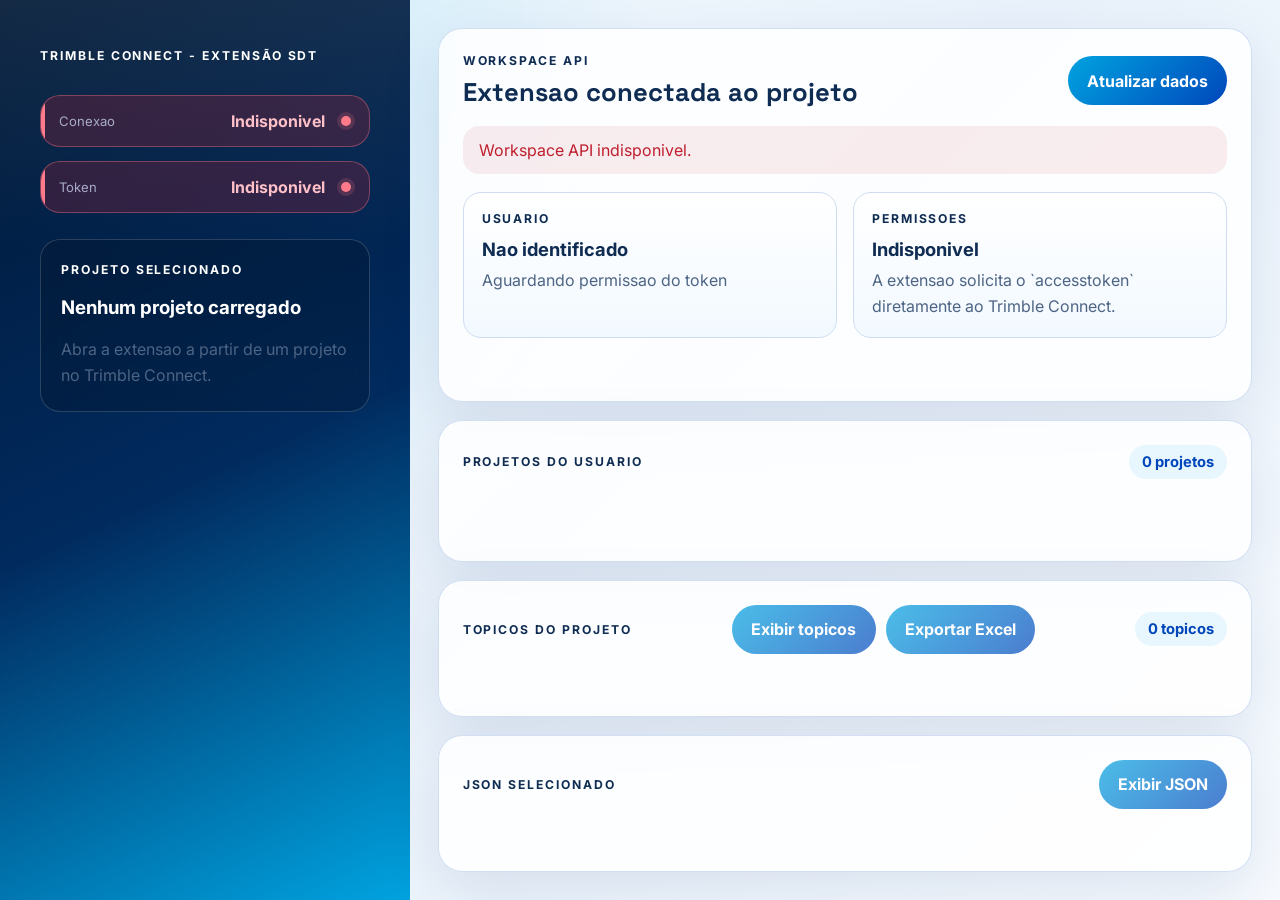
<file: index.html>
<!DOCTYPE html>
<html lang="pt-BR">
  <head>
    <meta charset="UTF-8" />
    <meta name="viewport" content="width=device-width, initial-scale=1.0" />
    <title>Trimble Connect | Extensao de Projetos</title>
    <link rel="preconnect" href="https://fonts.googleapis.com" />
    <link rel="preconnect" href="https://fonts.gstatic.com" crossorigin />
    <link
      href="https://fonts.googleapis.com/css2?family=Space+Grotesk:wght@400;500;700&family=Inter:wght@400;500;600&display=swap"
      rel="stylesheet"
    />
    <link rel="stylesheet" href="styles.css" />
  </head>
  <body>
    <main class="app-shell">
      <section class="hero-panel" aria-label="Resumo da extensao">
        <p class="eyebrow">TRIMBLE CONNECT - EXTENSÃO SDT</p>
            
        <div class="status-stack">
          <div class="status-chip status-chip-aguardando" role="status" aria-live="polite" data-state="aguardando" aria-label="Conexao: Aguardando">
            <span class="status-label">Conexao</span>
            <strong id="connectionState">Aguardando</strong>
          </div>
          <div class="status-chip status-chip-nao-solicitado" role="status" aria-live="polite" data-state="nao-solicitado" aria-label="Token: Nao solicitado">
            <span class="status-label">Token</span>
            <strong id="tokenState">Nao solicitado</strong>
          </div>
        </div>

        <div class="project-spotlight">
          <p class="section-label">Projeto selecionado</p>
          <h3 id="currentProjectName">Nenhum projeto carregado</h3>
          <p id="currentProjectMeta" class="muted">
            Abra a extensao a partir de um projeto no Trimble Connect.
          </p>
        </div>
      </section>

      <section class="workspace-panel" aria-label="Dados da extensao">
        <div class="panel-card">
          <div class="panel-header">
            <div>
              <p class="section-label">Workspace API</p>
              <h2>Extensao conectada ao projeto</h2>
            </div>
            <button id="refreshButton" type="button">Atualizar dados</button>
          </div>

          <p id="statusMessage" class="status-message" role="status" aria-live="polite">
            Inicializando extensao...
          </p>

          <div class="grid">
            <article class="info-card">
              <p class="section-label">Usuario</p>
              <h3 id="userName">Nao identificado</h3>
              <p id="userEmail" class="muted">Aguardando permissao do token</p>
            </article>

            <article class="info-card">
              <p class="section-label">Permissoes</p>
              <h3 id="permissionState">Pendente</h3>
              <p class="muted">
                A extensao solicita o `accesstoken` diretamente ao Trimble Connect.
              </p>
            </article>
          </div>
        </div>

        <div class="panel-card">
          <div class="panel-header">
            <div>
              <p class="section-label">Projetos do usuario</p>
            </div>
            <span id="projectCount" class="pill">0 projetos</span>
          </div>

          <div id="projectList" class="project-list" aria-live="polite"></div>
        </div>

        <div class="panel-card">
          <div class="panel-header">
            <div>
              <p class="section-label">Topicos do projeto</p>

            </div>
            <div class="panel-header-actions">
              <button id="toggleTopicsButton" type="button" disabled>Exibir topicos</button>
              <button id="exportTopicsButton" type="button" disabled>Exportar Excel</button>
            </div>
            <span id="topicCount" class="pill">0 topicos</span>
          </div>

          <div id="topicList" class="topic-list" aria-live="polite" hidden>
            <p class="empty-state">Selecione um projeto para carregar os topicos.</p>
          </div>
        </div>

        <div class="panel-card">
          <div class="panel-header">
            <div>
              <p class="section-label">JSON selecionado</p>
            </div>
            <button id="showJsonButton" type="button" disabled>Exibir JSON</button>
          </div>
          <pre id="rawOutput" class="raw-output" hidden>
Selecione um projeto e clique em "Exibir JSON".</pre
          >
        </div>
      </section>
    </main>

    <script src="https://components.connect.trimble.com/trimble-connect-workspace-api/index.js"></script>
    <script src="bcf-endpoints.js"></script>
    <script src="script.js"></script>
  </body>
</html>
</file>
<file: styles.css>
:root {
  --navy: #012a5e;
  --blue: #00a3e0;
  --blue-deep: #0047bb;
  --ink: #0f2c52;
  --muted: #4d6484;
  --line: #cfddf2;
  --paper: #ffffff;
  --mist: #e8f6fd;
  --mint: #0f8a4b;
  --rose: #bf1e2e;
  --glow: radial-gradient(circle at top left, rgba(0, 163, 224, 0.24), transparent 42%);
}

* {
  box-sizing: border-box;
}

[hidden] {
  display: none !important;
}

body {
  margin: 0;
  min-height: 100vh;
  font-family: "Inter", system-ui, sans-serif;
  color: var(--ink);
  background:
    var(--glow),
    linear-gradient(135deg, #f4fbff 0%, #e9f2fb 48%, #f7fbff 100%);
}

button,
input,
textarea,
pre {
  font: inherit;
}

.app-shell {
  min-height: 100vh;
  display: grid;
  grid-template-columns: minmax(280px, 32%) minmax(0, 1fr);
}

.hero-panel {
  padding: 48px 40px;
  color: #fff;
  background:
    linear-gradient(180deg, rgba(255, 255, 255, 0.08), transparent 28%),
    linear-gradient(155deg, #001835 0%, #012a5e 52%, #00a3e0 100%);
}

.eyebrow,
.section-label {
  margin: 0;
  text-transform: uppercase;
  letter-spacing: 0.16em;
  font-size: 0.76rem;
  font-weight: 700;
}

.hero-panel h1 {
  margin: 18px 0 16px;
  font-family: "Space Grotesk", "Inter", sans-serif;
  font-size: clamp(2.1rem, 3.2vw, 3.5rem);
  line-height: 1;
}

.hero-copy {
  max-width: 32rem;
  margin: 0;
  color: rgba(239, 245, 255, 0.88);
  line-height: 1.7;
}

.status-stack {
  display: grid;
  gap: 14px;
  margin-top: 32px;
}

.status-chip,
.project-spotlight {
  border: 1px solid rgba(255, 255, 255, 0.16);
  border-radius: 20px;
  background: rgba(7, 14, 26, 0.22);
  backdrop-filter: blur(12px);
}

.status-chip {
  position: relative;
  display: flex;
  align-items: center;
  justify-content: space-between;
  gap: 16px;
  padding: 15px 18px;
  overflow: hidden;
  transition: background 0.18s ease, border-color 0.18s ease, box-shadow 0.18s ease;
}

.status-chip::before {
  content: "";
  position: absolute;
  inset: 0 auto 0 0;
  width: 4px;
  background: rgba(214, 226, 252, 0.65);
}

.status-chip::after {
  content: "";
  width: 10px;
  height: 10px;
  flex: 0 0 auto;
  border-radius: 999px;
  background: rgba(214, 226, 252, 0.65);
  box-shadow: 0 0 0 4px rgba(214, 226, 252, 0.12);
}

.status-chip strong {
  margin-left: auto;
  text-align: right;
  transition: color 0.18s ease;
}

.status-chip-conectado,
.status-chip-concedido {
  border-color: rgba(72, 221, 142, 0.34);
  background: rgba(15, 138, 75, 0.24);
}

.status-chip-conectado::after,
.status-chip-concedido::after {
  background: #48dd8e;
  box-shadow: 0 0 0 4px rgba(72, 221, 142, 0.16);
}

.status-chip-conectado::before,
.status-chip-concedido::before {
  background: #48dd8e;
}

.status-chip-conectado strong,
.status-chip-concedido strong {
  color: #9df5c5;
}

.status-chip-conectando,
.status-chip-aguardando,
.status-chip-pendente,
.status-chip-nao-solicitado {
  border-color: rgba(255, 193, 7, 0.34);
  background: rgba(138, 90, 0, 0.24);
}

.status-chip-conectando::after,
.status-chip-aguardando::after,
.status-chip-pendente::after,
.status-chip-nao-solicitado::after {
  background: #ffc857;
  box-shadow: 0 0 0 4px rgba(255, 200, 87, 0.16);
}

.status-chip-conectando::before,
.status-chip-aguardando::before,
.status-chip-pendente::before,
.status-chip-nao-solicitado::before {
  background: #ffc857;
}

.status-chip-conectando strong,
.status-chip-aguardando strong,
.status-chip-pendente strong,
.status-chip-nao-solicitado strong {
  color: #ffe2a1;
}

.status-chip-indisponivel,
.status-chip-negado,
.status-chip-nao-concedido {
  border-color: rgba(255, 122, 138, 0.38);
  background: rgba(191, 30, 46, 0.24);
}

.status-chip-indisponivel::after,
.status-chip-negado::after,
.status-chip-nao-concedido::after {
  background: #ff7a8a;
  box-shadow: 0 0 0 4px rgba(255, 122, 138, 0.16);
}

.status-chip-indisponivel::before,
.status-chip-negado::before,
.status-chip-nao-concedido::before {
  background: #ff7a8a;
}

.status-chip-indisponivel strong,
.status-chip-negado strong,
.status-chip-nao-concedido strong {
  color: #ffc0c8;
}

.status-label {
  display: block;
  font-size: 0.82rem;
  color: rgba(214, 226, 252, 0.72);
}

.project-spotlight {
  margin-top: 26px;
  padding: 22px 20px;
}

.project-spotlight h2 {
  margin: 14px 0 8px;
  font-size: 1.7rem;
  line-height: 1.1;
}

.workspace-panel {
  padding: 28px;
  display: grid;
  gap: 18px;
}

.panel-card {
  border: 1px solid rgba(207, 221, 242, 0.92);
  border-radius: 24px;
  background: rgba(255, 255, 255, 0.86);
  box-shadow: 0 20px 60px rgba(1, 42, 94, 0.1);
  padding: 24px;
}

.panel-header {
  display: flex;
  align-items: center;
  justify-content: space-between;
  gap: 16px;
}

.panel-header-actions {
  display: flex;
  align-items: center;
  gap: 10px;
  flex-wrap: wrap;
}

.panel-header h2 {
  margin: 8px 0 0;
  font-family: "Space Grotesk", "Inter", sans-serif;
  font-size: 1.6rem;
}

#refreshButton,
#showJsonButton,
#toggleTopicsButton,
#exportTopicsButton {
  border: 0;
  border-radius: 999px;
  padding: 0.9rem 1.2rem;
  font-weight: 700;
  color: #fff;
  background: linear-gradient(135deg, var(--blue) 0%, var(--blue-deep) 100%);
  cursor: pointer;
  transition: transform 0.18s ease, box-shadow 0.18s ease;
}

#refreshButton:hover,
#showJsonButton:hover,
#toggleTopicsButton:hover,
#exportTopicsButton:hover {
  transform: translateY(-1px);
  box-shadow: 0 14px 34px rgba(0, 163, 224, 0.3);
}

#refreshButton:disabled,
#showJsonButton:disabled,
#toggleTopicsButton:disabled,
#exportTopicsButton:disabled {
  opacity: 0.7;
  cursor: progress;
  transform: none;
}

.status-message {
  margin: 18px 0 0;
  padding: 14px 16px;
  border-radius: 16px;
  background: var(--mist);
  color: var(--ink);
}

.status-message.success {
  color: var(--mint);
  background: rgba(15, 138, 75, 0.09);
}

.status-message.error {
  color: var(--rose);
  background: rgba(191, 30, 46, 0.08);
}

.grid {
  display: grid;
  grid-template-columns: repeat(2, minmax(0, 1fr));
  gap: 16px;
  margin-top: 18px;
}

.info-card {
  padding: 18px;
  border: 1px solid var(--line);
  border-radius: 18px;
  background: linear-gradient(180deg, #fff 0%, #f2f9ff 100%);
}

.info-card h3 {
  margin: 12px 0 8px;
  font-size: 1.15rem;
}

.muted {
  margin: 0;
  color: var(--muted);
  line-height: 1.6;
}

.pill {
  padding: 0.5rem 0.8rem;
  border-radius: 999px;
  background: #e8f6fd;
  color: var(--blue-deep);
  font-size: 0.92rem;
  font-weight: 700;
}

.project-list {
  margin-top: 20px;
  display: grid;
  gap: 12px;
}

.topic-list {
  margin-top: 20px;
  display: block;
}

.topic-table-section + .topic-table-section {
  margin-top: 18px;
}

.topic-table-heading {
  margin: 0 0 10px;
  font-family: "Space Grotesk", "Inter", sans-serif;
  font-size: 1rem;
  color: var(--ink);
}

.project-item {
  width: 100%;
  padding: 16px 18px;
  border: 1px solid var(--line);
  border-radius: 18px;
  background: #fff;
  text-align: left;
  cursor: pointer;
  transition: border-color 0.18s ease, transform 0.18s ease, box-shadow 0.18s ease;
}

.project-item:hover {
  transform: translateY(-1px);
  border-color: rgba(0, 163, 224, 0.45);
  box-shadow: 0 14px 28px rgba(0, 163, 224, 0.14);
}

.project-item.active {
  border-color: var(--blue);
  background: linear-gradient(180deg, #ffffff 0%, #e8f6fd 100%);
}

.project-title,
.project-meta {
  display: block;
}

.topic-title,
.topic-meta {
  display: block;
}

.project-title {
  font-weight: 700;
}

.project-meta {
  margin-top: 6px;
  color: var(--muted);
  font-size: 0.92rem;
}

.topic-item {
  padding: 16px 18px;
  border: 1px solid var(--line);
  border-radius: 18px;
  background: linear-gradient(180deg, #fff 0%, #f2f9ff 100%);
}

.topic-title {
  font-weight: 700;
}

.topic-meta {
  margin-top: 6px;
  color: var(--muted);
  font-size: 0.92rem;
}

.empty-state {
  margin: 0;
  padding: 18px;
  border: 1px dashed var(--line);
  border-radius: 18px;
  color: var(--muted);
  background: #fbfdff;
}

.topic-table-wrapper {
  overflow-x: auto;
  border: 1px solid var(--line);
  border-radius: 18px;
  background: linear-gradient(180deg, #ffffff 0%, #f8fbff 100%);
}

.topic-table {
  width: 100%;
  min-width: 980px;
  border-collapse: collapse;
}

.topic-table th,
.topic-table td {
  padding: 14px 16px;
  text-align: left;
  vertical-align: top;
  border-bottom: 1px solid rgba(207, 221, 242, 0.92);
}

.topic-table th {
  position: sticky;
  top: 0;
  z-index: 1;
  font-size: 0.78rem;
  text-transform: uppercase;
  letter-spacing: 0.08em;
  color: var(--muted);
  background: #eef7ff;
}

.topic-table tbody tr:hover {
  background: rgba(0, 163, 224, 0.05);
}

.topic-table tbody tr:last-child td {
  border-bottom: 0;
}

.topic-code {
  white-space: nowrap;
  font-weight: 700;
  color: var(--blue-deep);
}

.topic-date {
  white-space: nowrap;
}

.topic-title-cell {
  display: grid;
  gap: 6px;
  min-width: 300px;
}

.topic-main-title {
  font-size: 0.98rem;
  line-height: 1.45;
}

.topic-subtitle {
  color: var(--muted);
  font-size: 0.84rem;
  line-height: 1.4;
}

.topic-badge {
  display: inline-flex;
  align-items: center;
  padding: 0.36rem 0.7rem;
  border-radius: 999px;
  font-size: 0.8rem;
  font-weight: 700;
  white-space: nowrap;
}

.status-new,
.status-active {
  color: #0a5ea8;
  background: rgba(0, 163, 224, 0.14);
}

.status-in-progress,
.status-waiting {
  color: #8a5a00;
  background: rgba(255, 193, 7, 0.18);
}

.status-resolved,
.status-done,
.status-closed {
  color: var(--mint);
  background: rgba(15, 138, 75, 0.12);
}

.priority-critical,
.priority-prioridade-altissima,
.priority-prioridade-alta {
  color: #fff;
  background: linear-gradient(135deg, #bf1e2e 0%, #8d0e24 100%);
}

.priority-high {
  color: #8f3f00;
  background: rgba(255, 140, 0, 0.2);
}

.priority-medium,
.priority-prioridade-media {
  color: #755400;
  background: rgba(255, 193, 7, 0.18);
}

.priority-low,
.priority-prioridade-baixa {
  color: #0f8a4b;
  background: rgba(15, 138, 75, 0.12);
}

.topic-labels {
  display: flex;
  flex-wrap: wrap;
  gap: 6px;
  min-width: 180px;
}

.topic-label-pill {
  padding: 0.28rem 0.55rem;
  border-radius: 999px;
  background: #edf4ff;
  color: var(--ink);
  font-size: 0.78rem;
  font-weight: 600;
  white-space: nowrap;
}

.raw-output {
  overflow: auto;
  margin: 14px 0 0;
  padding: 18px;
  min-height: 220px;
  border-radius: 18px;
  background: #0e1727;
  color: #d5e4ff;
  font-family: "Consolas", "Courier New", monospace;
  font-size: 0.92rem;
  line-height: 1.55;
}

@media (max-width: 980px) {
  .app-shell {
    grid-template-columns: 1fr;
  }

  .hero-panel,
  .workspace-panel {
    padding: 24px;
  }

  .grid {
    grid-template-columns: 1fr;
  }

  .panel-header {
    flex-direction: column;
    align-items: flex-start;
  }

  .panel-header-actions {
    width: 100%;
  }

  .topic-table {
    min-width: 760px;
  }
}
</file>
